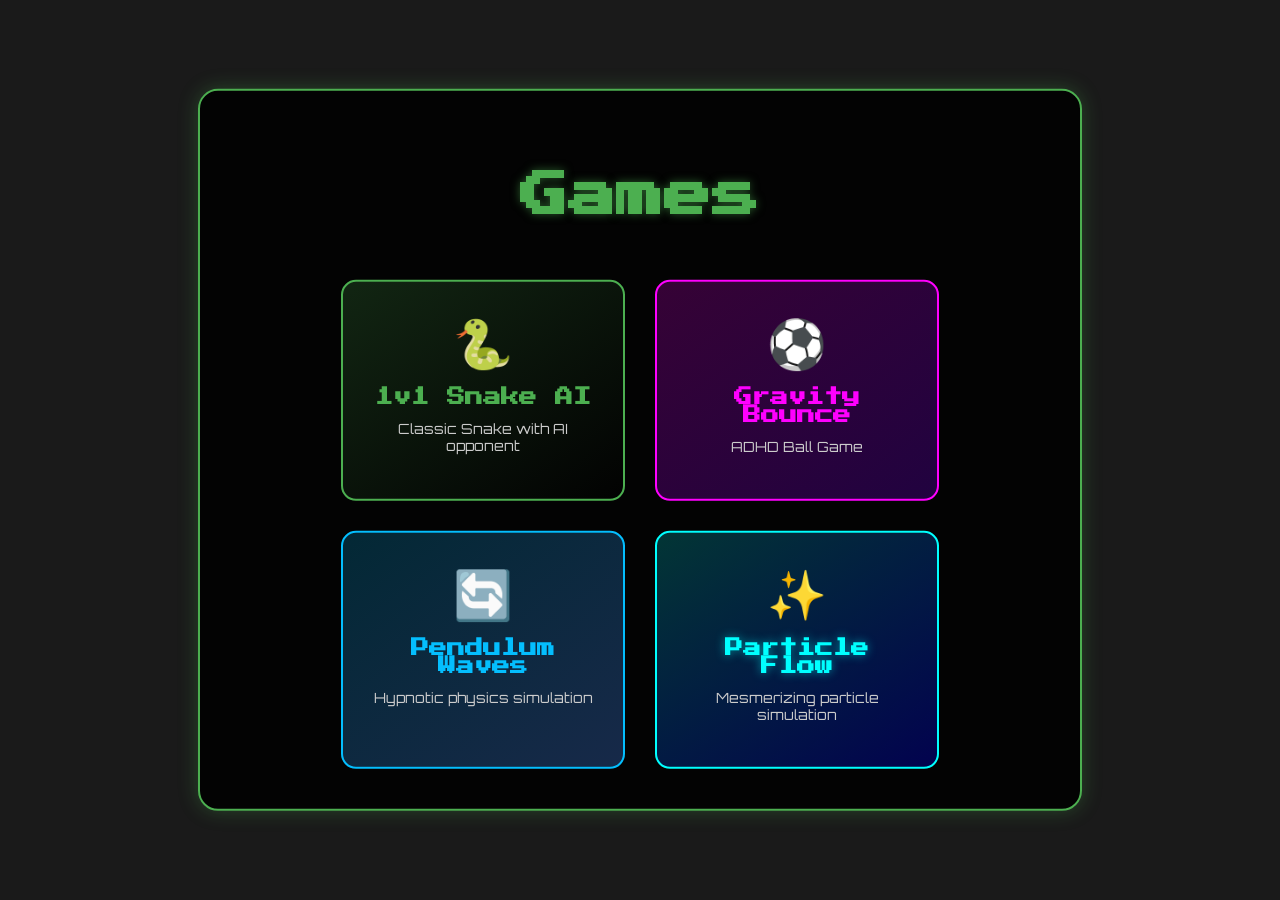
<file: index.html>
<!DOCTYPE html>
<html>
<head>
    <title>Game Collection</title>
    <link rel="preconnect" href="https://fonts.googleapis.com">
    <link rel="preconnect" href="https://fonts.gstatic.com" crossorigin>
    <link href="https://fonts.googleapis.com/css2?family=Orbitron:wght@400;500;700&family=Press+Start+2P&display=swap" rel="stylesheet">
    <link rel="stylesheet" href="styles.css">
</head>
<body>
    <div id="gameSelectionScreen" class="screen">
        <h1 class="title">Games</h1>
        <div class="game-cards">
            <div class="game-card" onclick="location.href='games/snake/index.html'">
                <div class="game-icon">🐍</div>
                <h2>1v1 Snake AI</h2>
                <p>Classic Snake with AI opponent</p>
            </div>
            <div class="game-card bounce-card" onclick="location.href='games/bounce/index.html'">
                <div class="game-icon">⚽</div>
                <h2>Gravity Bounce</h2>
                <p>ADHD Ball Game</p>
            </div>
            <div class="game-card pendulum-card" onclick="location.href='games/pendulum/index.html'">
                <div class="game-icon">🔄</div>
                <h2>Pendulum Waves</h2>
                <p>Hypnotic physics simulation</p>
            </div>
            <div class="game-card particle-card" onclick="location.href='games/particle-flow/index.html'">
                <div class="game-icon">✨</div>
                <h2>Particle Flow</h2>
                <p>Mesmerizing particle simulation</p>
            </div>
        </div>
    </div>
    
    <script>
        // Redirect to game selection screen
        window.onload = function() {
            document.getElementById('gameSelectionScreen').style.display = 'flex';
        }
    </script>
</body>
</html>
</file>
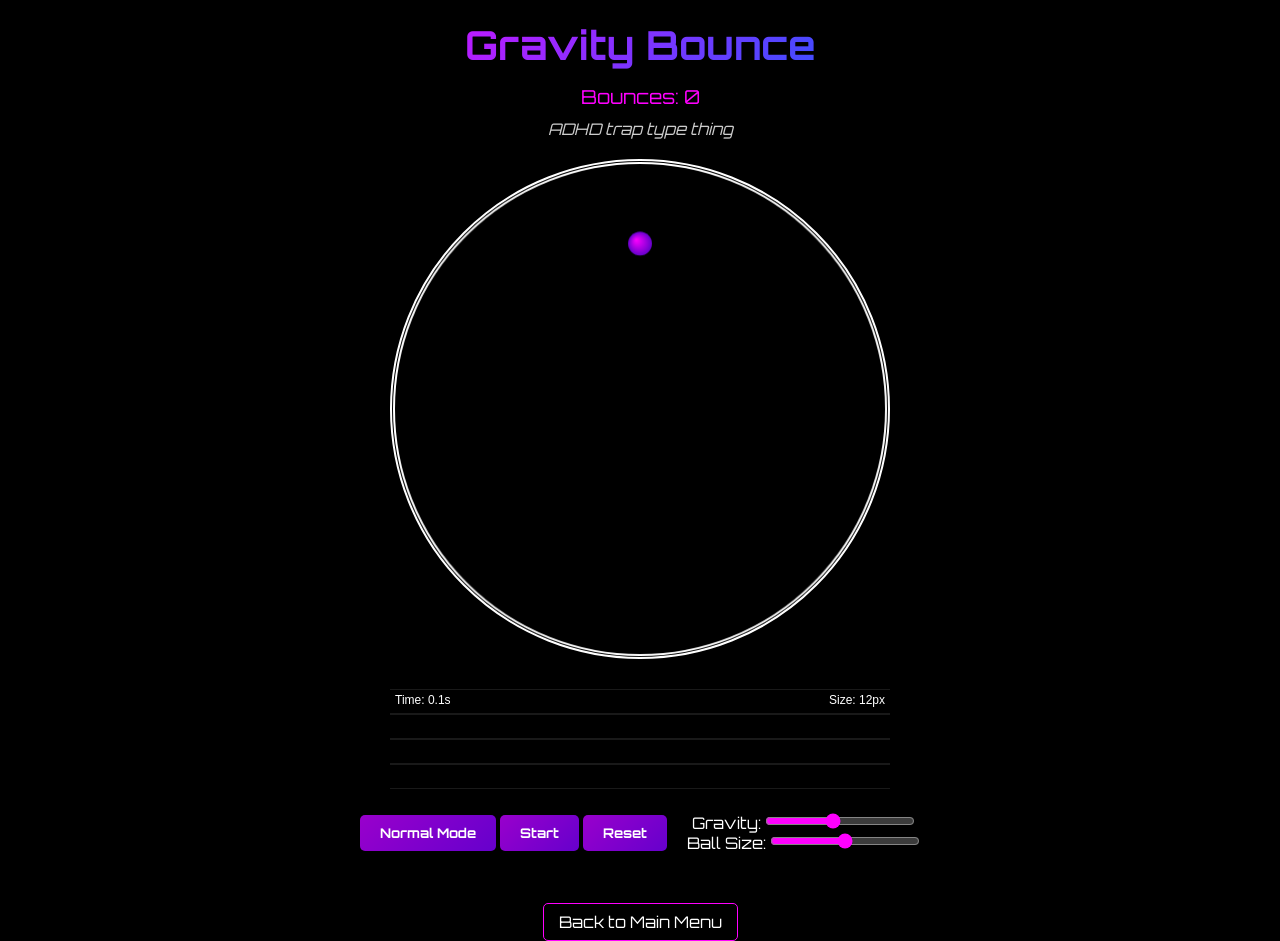
<file: games/bounce/index.html>
<!DOCTYPE html>
<html lang="en">
<head>
    <meta charset="UTF-8">
    <meta name="viewport" content="width=device-width, initial-scale=1.0">
    <title>Bounce Game</title>
    <link href="https://fonts.googleapis.com/css2?family=Orbitron:wght@400;500;700&display=swap" rel="stylesheet">
    <link rel="stylesheet" href="styles.css">
</head>
<body>
    <div class="game-container">
        <div class="game-header">
            <h1>Gravity Bounce</h1>
            <div class="score">Bounces: <span id="bounceCount">0</span></div>
            <div class="instructions">ADHD trap type thing</div>
        </div>
        
        <div class="circle-container">
            <canvas id="bounceCanvas"></canvas>
        </div>
        
        <div class="graph-container">
            <canvas id="ballGraph" width="500" height="100"></canvas>
        </div>

        <div class="controls">
          <div class="button-group">
            <button id="modeToggle">Normal Mode</button>
            <button id="startButton">Start</button>
            <button id="resetButton">Reset</button>
          </div>
          <div class="slider-group">
            <div class="control-group">
              <label for="gravitySlider">Gravity:</label>
              <input type="range" id="gravitySlider" min="0.1" max="1" step="0.1" value="0.5">
            </div>
            <div class="control-group">
              <label for="ballSizeSlider">Ball Size:</label>
              <input type="range" id="ballSizeSlider" min="4" max="20" step="1" value="12">
            </div>
          </div>
        </div>
    </div>
    
    <a href="../../index.html" class="back-link">Back to Main Menu</a>
    
    <script src="bounce.js"></script>
</body>
</html>
</file>
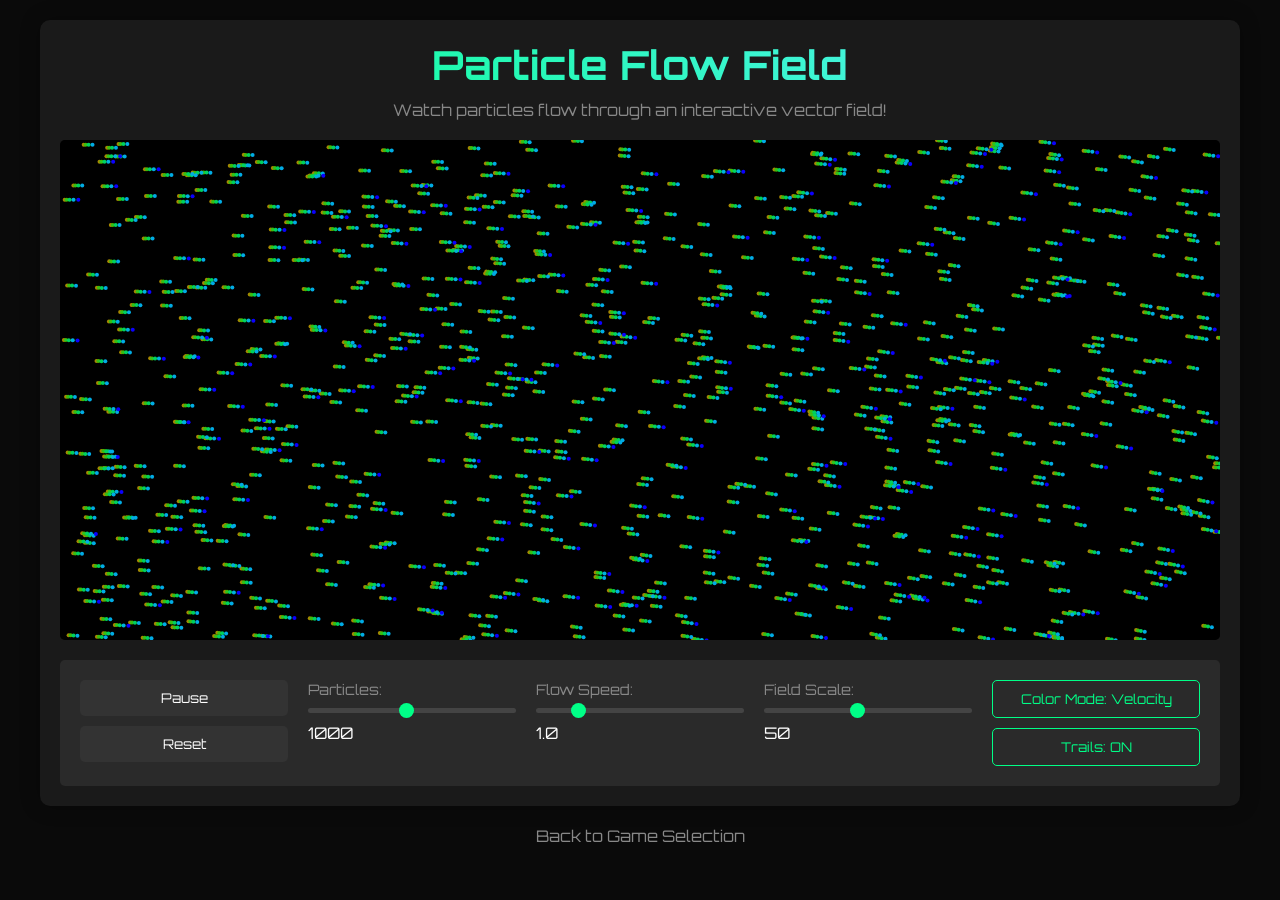
<file: games/particle-flow/index.html>
<!DOCTYPE html>
<html lang="en">
<head>
    <meta charset="UTF-8">
    <meta name="viewport" content="width=device-width, initial-scale=1.0">
    <title>Particle Flow Field</title>
    <link href="https://fonts.googleapis.com/css2?family=Orbitron:wght@400;500;700&display=swap" rel="stylesheet">
    <link rel="stylesheet" href="styles.css">
</head>
<body>
    <div class="game-container">
        <div class="game-header">
            <h1>Particle Flow Field</h1>
            <div class="instructions">Watch particles flow through an interactive vector field!</div>
        </div>
        
        <div class="canvas-container">
            <canvas id="particleCanvas"></canvas>
        </div>
        
        <div class="controls">
            <div class="control-group">
                <button id="startButton">Start</button>
                <button id="resetButton">Reset</button>
            </div>
            
            <div class="control-group">
                <label for="particleCount">Particles:</label>
                <input type="range" id="particleCount" min="100" max="2000" step="100" value="1000">
                <span id="particleCountValue">1000</span>
            </div>
             
            <div class="control-group">
                <label for="flowSpeed">Flow Speed:</label>
                <input type="range" id="flowSpeed" min="0.1" max="5" step="0.1" value="1">
                <span id="flowSpeedValue">1.0</span>
            </div>
            
            <div class="control-group">
                <label for="fieldScale">Field Scale:</label>
                <input type="range" id="fieldScale" min="10" max="100" step="1" value="50">
                <span id="fieldScaleValue">50</span>
            </div>
            
            <div class="control-group">
                <button id="colorToggle" class="toggle-btn">Color Mode: Velocity</button>
                <button id="trailToggle" class="toggle-btn">Trails: ON</button>
            </div>
        </div>
    </div>
    
    <a href="../../index.html" class="back-link">Back to Game Selection</a>
    
    <script src="particle-flow.js"></script>
</body>
</html>
</file>
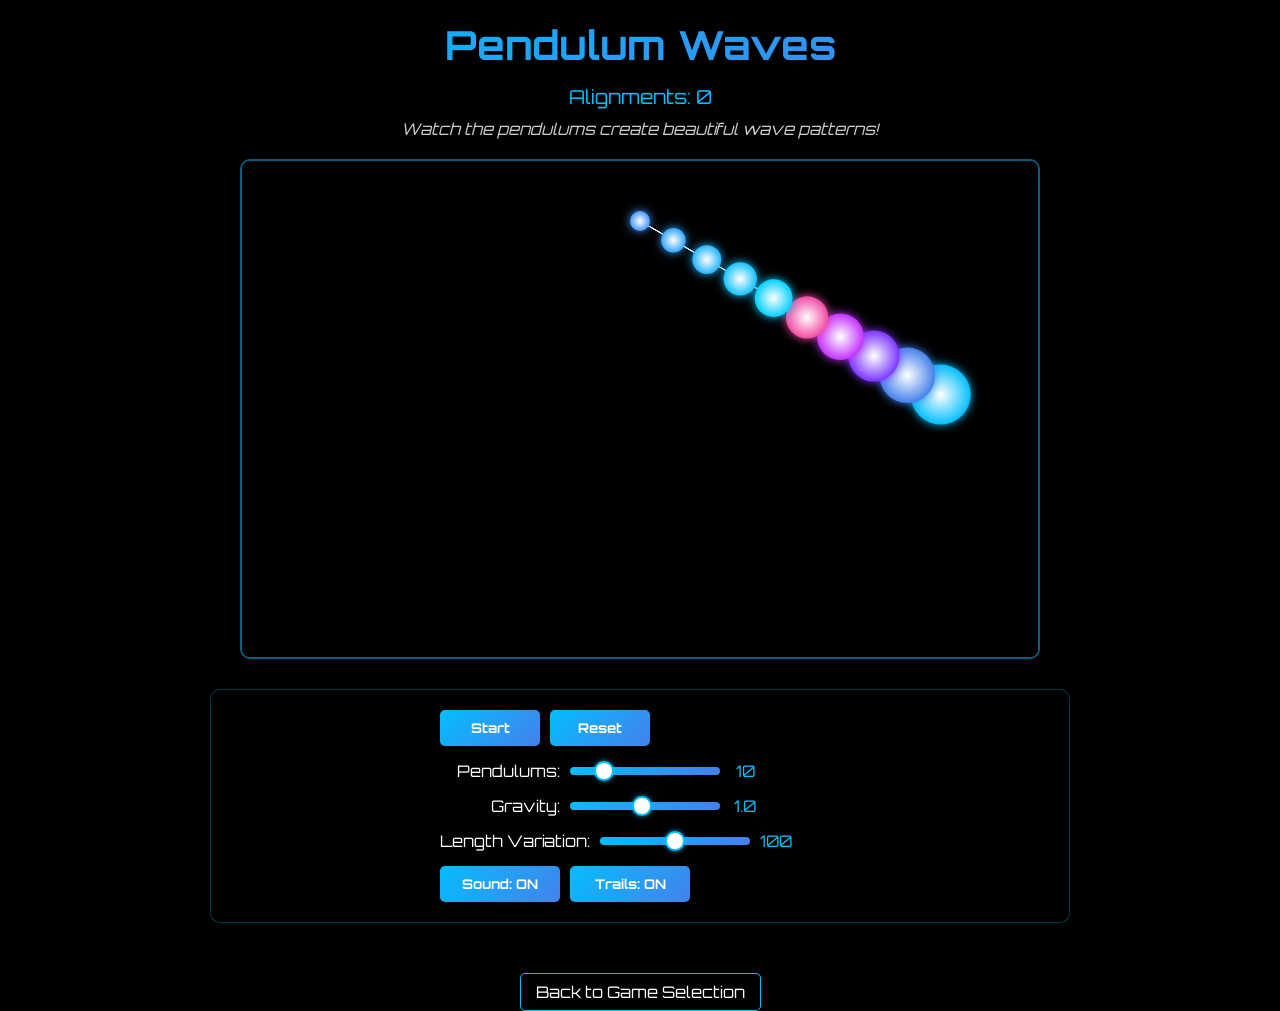
<file: games/pendulum/index.html>
<!DOCTYPE html>
<html lang="en">
<head>
    <meta charset="UTF-8">
    <meta name="viewport" content="width=device-width, initial-scale=1.0">
    <title>Pendulum Waves</title>
    <link href="https://fonts.googleapis.com/css2?family=Orbitron:wght@400;500;700&display=swap" rel="stylesheet">
    <link rel="stylesheet" href="styles.css">
</head>
<body>
    <div class="game-container">
        <div class="game-header">
            <h1>Pendulum Waves</h1>
            <div class="score">Alignments: <span id="alignmentCount">0</span></div>
            <div class="instructions">Watch the pendulums create beautiful wave patterns!</div>
        </div>
        
        <div class="canvas-container">
            <canvas id="pendulumCanvas"></canvas>
        </div>
        
        <div class="controls">
            <div class="control-group">
                <button id="startButton">Start</button>
                <button id="resetButton">Reset</button>
            </div>
            
            <div class="control-group">
                <label for="pendulumCount">Pendulums:</label>
                <input type="range" id="pendulumCount" min="1" max="50" step="1" value="10">
                <span id="pendulumCountValue">10</span>
            </div>
             
            <div class="control-group">
                <label for="gravitySlider">Gravity:</label>
                <input type="range" id="gravitySlider" min="0.1" max="2" step="0.1" value="1">
                <span id="gravityValue">1.0</span>
            </div>
            
            <div class="control-group">
                <label for="lengthVariation">Length Variation:</label>
                <input type="range" id="lengthVariation" min="0" max="200" step="1" value="100">
                <span id="lengthValue">100</span>
            </div>
            
            <div class="control-group">
                <button id="soundToggle" class="toggle-btn">Sound: ON</button>
                <button id="trailToggle" class="toggle-btn">Trails: ON</button>
            </div>
        </div>
    </div>
    
    <a href="../../index.html" class="back-link">Back to Game Selection</a>
    
    <script src="pendulum.js"></script>
</body>
</html>
</file>
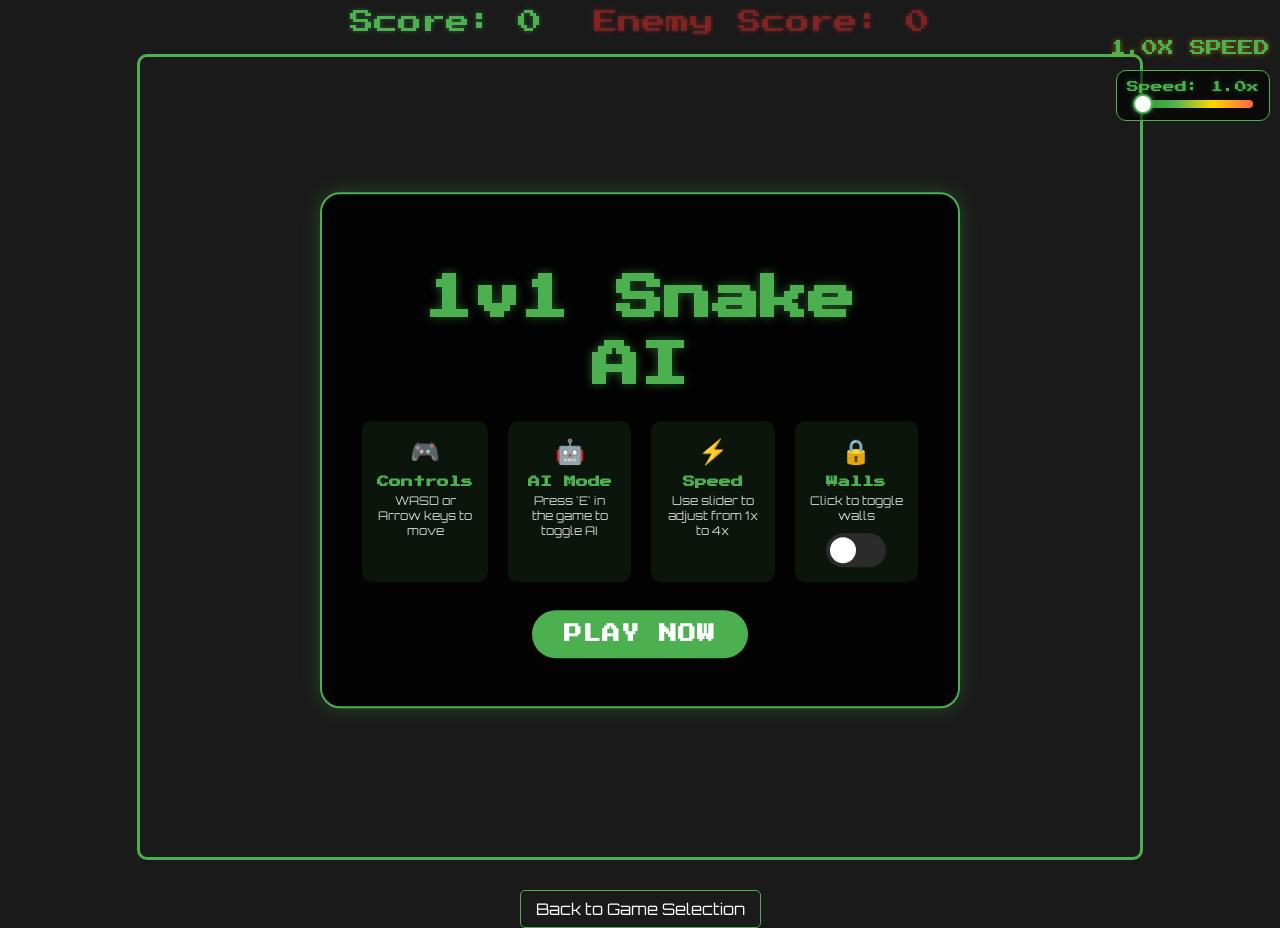
<file: games/snake/index.html>
<!DOCTYPE html>
<html>
<head>
    <title>Snake Game</title>
    <link rel="preconnect" href="https://fonts.googleapis.com">
    <link rel="preconnect" href="https://fonts.gstatic.com" crossorigin>
    <link href="https://fonts.googleapis.com/css2?family=Orbitron:wght@400;500;700&family=Press+Start+2P&display=swap" rel="stylesheet">
    <link rel="stylesheet" href="styles.css">
</head>
<body>
    <div class="score-container">
        <div class="score">Score: <span id="score">0</span></div>
        <div class="score2">Enemy Score: <span id="score2">0</span></div>
    </div>
    <canvas id="gameCanvas"></canvas>
    
    <div id="aiStatus">AI MODE OFF</div>
    <div id="speedStatus">1X SPEED</div>
    
    <div class="speed-control">
        <label for="speedSlider">Speed: <span id="speedValue">1x</span></label>
        <input type="range" id="speedSlider" min="1" max="4" step="0.1" value="1">
    </div>

    <div id="startScreen" class="screen">
        <h1 class="title">1v1 Snake AI</h1>
        <div class="features">
            <div class="feature">
                <div class="feature-icon">🎮</div>
                <div class="feature-title">Controls</div>
                <div class="feature-description">WASD or Arrow keys to move</div>
            </div>
            <div class="feature">
                <div class="feature-icon">🤖</div>
                <div class="feature-title">AI Mode</div>
                <div class="feature-description">Press 'E' in the game to toggle AI</div>
            </div>
            <div class="feature">
                <div class="feature-icon">⚡</div>
                <div class="feature-title">Speed</div>
                <div class="feature-description">Use slider to adjust from 1x to 4x</div>
            </div>
            <div class="feature">
                <div class="feature-icon">🔒</div>
                <div class="feature-title">Walls</div>
                <div class="feature-description">Click to toggle walls</div>
                <label class="switch">
                    <input type="checkbox" id="wallsToggle">
                    <span class="slider"></span>
                </label>
            </div>
        </div>
        
        <button class="button" onclick="startGame()">Play Now</button>
    </div>

    <div id="gameOverScreen" class="screen">
        <h2>Game Over!</h2>
        <p id="resultMessage"></p>
        <p>Final Score: <span id="finalScore">0</span></p>
        <p>Enemy Score: <span id="finalEnemyScore">0</span></p>
        <button class="button" onclick="startGame()">Play Again</button>
    </div>

    <a href="../../index.html" class="back-link">Back to Game Selection</a>

    <script src="game.js"></script>
</body>
</html>
</file>
<file: styles.css>
body {
  background-color: #1a1a1a;
  color: white;
  font-family: 'Orbitron', sans-serif;
  margin: 0;
  padding: 0;
  width: 100vw;
  height: 100vh;
  display: flex;
  flex-direction: column;
  align-items: center;
  overflow: hidden;
}

canvas {
  border: 3px solid #4CAF50;
  border-radius: 10px;
  margin: 10px;
}

.score {
  font-size: 24px;
  color: #4CAF50;
  margin: 10px;
  font-family: 'Press Start 2P', cursive;
  text-shadow: 0 0 5px rgba(76, 175, 80, 0.5);
}

.score2 {
  font-size: 24px;
  color: rgba(255, 51, 51, 0.3);
  margin: 10px;
  font-family: 'Press Start 2P', cursive;
  text-shadow: 0 0 5px rgba(255, 51, 51, 0.3);
}

.screen {
  position: absolute;
  top: 50%;
  left: 50%;
  transform: translate(-50%, -50%);
  background-color: rgba(0, 0, 0, 0.9);
  padding: 40px;
  border-radius: 20px;
  text-align: center;
  display: none;
  box-shadow: 0 0 20px rgba(76, 175, 80, 0.3);
  border: 2px solid #4CAF50;
  min-width: 300px;
  max-width: 800px;
  width: 90%;
}

.button {
  background-color: #4CAF50;
  border: none;
  color: white;
  padding: 15px 32px;
  text-align: center;
  text-decoration: none;
  display: inline-block;
  font-size: 18px;
  margin: 8px 4px;
  cursor: pointer;
  border-radius: 25px;
  transition: all 0.3s;
  min-width: 200px;
  font-weight: bold;
  text-transform: uppercase;
  letter-spacing: 1px;
  font-family: 'Press Start 2P', cursive;
}

.button:hover {
  background-color: #45a049;
  transform: scale(1.05);
  box-shadow: 0 0 15px rgba(76, 175, 80, 0.5);
}

.button:active {
  transform: scale(0.95);
}

.title {
  font-size: 48px;
  margin-bottom: 20px;
  color: #4CAF50;
  text-shadow: 0 0 10px rgba(76, 175, 80, 0.5);
  font-family: 'Press Start 2P', cursive;
  line-height: 1.4;
}

.controls {
  background-color: rgba(76, 175, 80, 0.1);
  padding: 20px;
  border-radius: 10px;
  margin: 20px 0;
}

.controls p {
  margin: 8px 0;
  font-size: 14px;
  font-family: 'Orbitron', sans-serif;
}

.key {
  background-color: rgba(76, 175, 80, 0.2);
  padding: 4px 8px;
  border-radius: 4px;
  font-family: 'Press Start 2P', cursive;
  margin: 0 2px;
  font-size: 12px;
}

.features {
  display: flex;
  justify-content: center;
  gap: 20px;
  margin: 20px 0;
}

.feature {
  background-color: rgba(76, 175, 80, 0.1);
  padding: 15px;
  border-radius: 10px;
  flex: 1;
  max-width: 150px;
}

.feature-icon {
  font-size: 24px;
  margin-bottom: 10px;
}

.feature-title {
  font-weight: bold;
  color: #4CAF50;
  margin-bottom: 5px;
  font-family: 'Press Start 2P', cursive;
  font-size: 12px;
}

.feature-description {
  font-size: 12px;
  color: #ccc;
  font-family: 'Orbitron', sans-serif;
}

#aiStatus {
  position: absolute;
  top: 10px;
  right: 10px;
  color: #39FF14;
  font-size: 16px;
  font-family: 'Press Start 2P', cursive;
  transition: opacity 0.5s;
  opacity: 0;
  text-shadow: 0 0 5px rgba(57, 255, 20, 0.5);
}

#speedStatus {
  position: absolute;
  top: 40px;
  right: 10px;
  color: #FFD700;
  font-size: 16px;
  font-family: 'Press Start 2P', cursive;
  transition: opacity 0.5s;
  opacity: 0;
  text-shadow: 0 0 5px rgba(255, 215, 0, 0.5);
}

#gameOverScreen h2 {
  font-family: 'Press Start 2P', cursive;
  color: #FF3333;
  text-shadow: 0 0 10px rgba(255, 51, 51, 0.5);
  margin-bottom: 20px;
}

#gameOverScreen p {
  font-family: 'Orbitron', sans-serif;
  font-size: 18px;
  margin-bottom: 20px;
}

#resultMessage {
  font-family: 'Press Start 2P', cursive;
  font-size: 24px;
  margin: 20px 0;
  text-shadow: 0 0 10px rgba(255, 255, 255, 0.5);
  animation: pulse 2s infinite;
}

@keyframes pulse {
  0% {
    transform: scale(1);
  }

  50% {
    transform: scale(1.05);
  }

  100% {
    transform: scale(1);
  }
}

#gameSelectionScreen {
  display: flex;
  flex-direction: column;
  align-items: center;
}

.game-cards {
  display: flex;
  justify-content: center;
  flex-wrap: wrap;
  gap: 30px;
  margin-top: 30px;
}

.game-card {
  background: linear-gradient(145deg, rgba(76, 175, 80, 0.2), rgba(0, 0, 0, 0.3));
  border: 2px solid #4CAF50;
  border-radius: 15px;
  padding: 30px;
  width: 220px;
  text-align: center;
  transition: all 0.3s ease;
  cursor: pointer;
}

.game-card:hover {
  transform: translateY(-10px);
  box-shadow: 0 10px 20px rgba(76, 175, 80, 0.3);
  background: linear-gradient(145deg, rgba(76, 175, 80, 0.3), rgba(0, 0, 0, 0.4));
}

/* Purple style for Bounce game card */
.game-card.bounce-card {
  background: linear-gradient(145deg, rgba(255, 0, 255, 0.2), rgba(102, 0, 204, 0.3));
  border: 2px solid #ff00ff;
}

.game-card.bounce-card:hover {
  transform: translateY(-10px);
  box-shadow: 0 10px 20px rgba(255, 0, 255, 0.3);
  background: linear-gradient(145deg, rgba(255, 0, 255, 0.3), rgba(102, 0, 204, 0.4));
}

.game-card.bounce-card h2 {
  color: #ff00ff;
}

/* Blue style for Pendulum Waves game card */
.game-card.pendulum-card {
  background: linear-gradient(145deg, rgba(4, 190, 254, 0.2), rgba(68, 129, 235, 0.3));
  border: 2px solid #04befe;
}

.game-card.pendulum-card:hover {
  transform: translateY(-10px);
  box-shadow: 0 10px 20px rgba(4, 190, 254, 0.3);
  background: linear-gradient(145deg, rgba(4, 190, 254, 0.3), rgba(68, 129, 235, 0.4));
}

.game-card.pendulum-card h2 {
  color: #04befe;
}

/* Blue style for Particle Flow game card */
.game-card.particle-card {
  background: linear-gradient(145deg, rgba(0, 255, 255, 0.2), rgba(0, 0, 255, 0.3));
  border: 2px solid #00ffff;
}

.game-card.particle-card:hover {
  transform: translateY(-10px);
  box-shadow: 0 10px 20px rgba(0, 255, 255, 0.3);
  background: linear-gradient(145deg, rgba(0, 255, 255, 0.3), rgba(0, 0, 255, 0.4));
}

.game-card.particle-card h2 {
  color: #00ffff;
  text-shadow: 0 0 10px rgba(0, 255, 255, 0.5);
}

.game-icon {
  font-size: 48px;
  margin-bottom: 15px;
}

.game-card h2 {
  font-family: 'Press Start 2P', cursive;
  font-size: 18px;
  color: #4CAF50;
  margin-bottom: 10px;
}

.game-card p {
  font-family: 'Orbitron', sans-serif;
  font-size: 14px;
  color: #ccc;
}
</file>
<file: games/bounce/styles.css>
* {
  margin: 0;
  padding: 0;
  box-sizing: border-box;
}

body {
  font-family: 'Orbitron', sans-serif;
  background-color: #000;
  color: #fff;
  display: flex;
  flex-direction: column;
  align-items: center;
  justify-content: center;
  min-height: 100vh;
  overflow: hidden;
}

.game-container {
  text-align: center;
  max-width: 800px;
  width: 100%;
  padding: 20px;
}

.game-header {
  margin-bottom: 20px;
}

h1 {
  font-size: 2.5rem;
  margin-bottom: 15px;
  background: linear-gradient(135deg, #ff00ff, #0066ff);
  -webkit-background-clip: text;
  -webkit-text-fill-color: transparent;
  background-clip: text;
}

.score {
  font-size: 1.2rem;
  color: #ff00ff;
  margin-bottom: 10px;
}

.instructions {
  font-size: 1rem;
  color: #ccc;
  margin-bottom: 15px;
  font-style: italic;
}

.circle-container {
  position: relative;
  width: 500px;
  height: 500px;
  margin: 0 auto 30px;
}

#bounceCanvas {
  width: 100%;
  height: 100%;
  border-radius: 50%;
  border: 2px solid #fff;
}

.controls {
  display: flex;
  justify-content: center;
  align-items: center;
  flex-wrap: wrap;
  gap: 20px;
  margin-top: 20px;
}

button {
  background: linear-gradient(135deg, #9900cc, #6600cc);
  border: none;
  color: white;
  padding: 10px 20px;
  border-radius: 5px;
  font-family: 'Orbitron', sans-serif;
  font-weight: bold;
  cursor: pointer;
  transition: all 0.3s ease;
}

button:hover {
  transform: scale(1.05);
  background: linear-gradient(135deg, #ff00ff, #9900cc);
}

.gravity-control {
  display: flex;
  align-items: center;
  gap: 10px;
}

input[type="range"] {
  width: 150px;
  accent-color: #ff00ff;
}

.back-link {
  margin-top: 30px;
  color: #fff;
  text-decoration: none;
  font-size: 1rem;
  border: 1px solid #ff00ff;
  padding: 8px 15px;
  border-radius: 5px;
  transition: all 0.3s ease;
}

.back-link:hover {
  background-color: #ff00ff;
  color: #000;
}
</file>
<file: games/particle-flow/styles.css>
* {
  margin: 0;
  padding: 0;
  box-sizing: border-box;
}

body {
  font-family: 'Orbitron', sans-serif;
  background-color: #0a0a0a;
  color: #ffffff;
  min-height: 100vh;
  display: flex;
  flex-direction: column;
  align-items: center;
  padding: 20px;
}

.game-container {
  max-width: 1200px;
  width: 100%;
  background-color: #1a1a1a;
  border-radius: 10px;
  padding: 20px;
  box-shadow: 0 0 20px rgba(0, 0, 0, 0.3);
}

.game-header {
  text-align: center;
  margin-bottom: 20px;
}

.game-header h1 {
  font-size: 2.5rem;
  margin-bottom: 10px;
  background: linear-gradient(45deg, #00ff87, #60efff);
  -webkit-background-clip: text;
  -webkit-text-fill-color: transparent;
}

.instructions {
  color: #888;
  margin-bottom: 20px;
}

.canvas-container {
  width: 100%;
  height: 500px;
  margin-bottom: 20px;
  background-color: #000;
  border-radius: 5px;
  overflow: hidden;
}

canvas {
  width: 100%;
  height: 100%;
}

.controls {
  display: grid;
  grid-template-columns: repeat(auto-fit, minmax(200px, 1fr));
  gap: 20px;
  padding: 20px;
  background-color: #2a2a2a;
  border-radius: 5px;
}

.control-group {
  display: flex;
  flex-direction: column;
  gap: 10px;
}

label {
  color: #888;
  font-size: 0.9rem;
}

input[type="range"] {
  width: 100%;
  height: 5px;
  background: #444;
  border-radius: 5px;
  outline: none;
  -webkit-appearance: none;
}

input[type="range"]::-webkit-slider-thumb {
  -webkit-appearance: none;
  width: 15px;
  height: 15px;
  background: #00ff87;
  border-radius: 50%;
  cursor: pointer;
}

button {
  padding: 10px 20px;
  background-color: #333;
  color: white;
  border: none;
  border-radius: 5px;
  cursor: pointer;
  font-family: 'Orbitron', sans-serif;
  transition: all 0.3s ease;
}

button:hover {
  background-color: #444;
  transform: translateY(-2px);
}

.toggle-btn {
  background-color: #2a2a2a;
  border: 1px solid #00ff87;
  color: #00ff87;
}

.toggle-btn:hover {
  background-color: #00ff87;
  color: #000;
}

.back-link {
  margin-top: 20px;
  color: #888;
  text-decoration: none;
  transition: color 0.3s ease;
}

.back-link:hover {
  color: #00ff87;
}

@media (max-width: 768px) {
  .game-container {
    padding: 10px;
  }

  .canvas-container {
    height: 300px;
  }

  .controls {
    grid-template-columns: 1fr;
  }
}
</file>
<file: games/pendulum/styles.css>
* {
  margin: 0;
  padding: 0;
  box-sizing: border-box;
}

body {
  font-family: 'Orbitron', sans-serif;
  background-color: #000;
  color: #fff;
  display: flex;
  flex-direction: column;
  align-items: center;
  justify-content: center;
  min-height: 100vh;
  overflow: hidden;
}

.game-container {
  text-align: center;
  max-width: 900px;
  width: 100%;
  padding: 20px;
}

.game-header {
  margin-bottom: 20px;
}

h1 {
  font-size: 2.5rem;
  margin-bottom: 15px;
  background: linear-gradient(135deg, #04befe, #4481eb);
  -webkit-background-clip: text;
  -webkit-text-fill-color: transparent;
  background-clip: text;
}

.score {
  font-size: 1.2rem;
  color: #04befe;
  margin-bottom: 10px;
}

.instructions {
  font-size: 1rem;
  color: #ccc;
  margin-bottom: 15px;
  font-style: italic;
}

.canvas-container {
  position: relative;
  width: 800px;
  height: 500px;
  margin: 0 auto 30px;
  border: 2px solid rgba(4, 190, 254, 0.5);
  border-radius: 10px;
  overflow: hidden;
}

#pendulumCanvas {
  width: 100%;
  height: 100%;
  background-color: #000;
}

.controls {
  display: flex;
  flex-direction: column;
  justify-content: center;
  align-items: center;
  gap: 15px;
  margin-top: 20px;
  background-color: rgba(0, 0, 0, 0.5);
  padding: 20px;
  border-radius: 10px;
  border: 1px solid rgba(4, 190, 254, 0.3);
}

.control-group {
  display: flex;
  align-items: center;
  gap: 10px;
  width: 100%;
  max-width: 400px;
}

button {
  background: linear-gradient(135deg, #04befe, #4481eb);
  border: none;
  color: white;
  padding: 10px 20px;
  border-radius: 5px;
  font-family: 'Orbitron', sans-serif;
  font-weight: bold;
  cursor: pointer;
  transition: all 0.3s ease;
  min-width: 100px;
}

button:hover {
  transform: scale(1.05);
  box-shadow: 0 0 15px rgba(4, 190, 254, 0.5);
}

button:active {
  transform: scale(0.98);
}

.toggle-btn {
  background: linear-gradient(135deg, #04befe, #4481eb);
  min-width: 120px;
}

.toggle-btn.off {
  background: linear-gradient(135deg, #666, #444);
}

label {
  color: #fff;
  min-width: 120px;
  text-align: right;
}

input[type="range"] {
  width: 150px;
  height: 8px;
  -webkit-appearance: none;
  background: linear-gradient(to right, #04befe, #4481eb);
  border-radius: 5px;
  outline: none;
}

input[type="range"]::-webkit-slider-thumb {
  -webkit-appearance: none;
  width: 20px;
  height: 20px;
  background: #fff;
  border-radius: 50%;
  cursor: pointer;
  border: 2px solid #04befe;
  box-shadow: 0 0 5px rgba(4, 190, 254, 0.8);
}

input[type="range"]::-moz-range-thumb {
  width: 20px;
  height: 20px;
  background: #fff;
  border-radius: 50%;
  cursor: pointer;
  border: 2px solid #04befe;
  box-shadow: 0 0 5px rgba(4, 190, 254, 0.8);
}

span {
  color: #04befe;
  min-width: 30px;
  text-align: center;
}

.back-link {
  margin-top: 30px;
  color: #fff;
  text-decoration: none;
  font-size: 1rem;
  border: 1px solid #04befe;
  padding: 8px 15px;
  border-radius: 5px;
  transition: all 0.3s ease;
}

.back-link:hover {
  background-color: #04befe;
  color: #000;
}
</file>
<file: games/snake/styles.css>
body {
  background-color: #1a1a1a;
  color: white;
  font-family: 'Orbitron', sans-serif;
  margin: 0;
  padding: 0;
  width: 100vw;
  height: 100vh;
  display: flex;
  flex-direction: column;
  align-items: center;
  overflow: hidden;
}

canvas {
  border: 3px solid #4CAF50;
  border-radius: 10px;
  margin: 10px;
}

.score-container {
  display: flex;
  justify-content: space-between;
  width: 80%;
  max-width: 600px;
}

.score {
  font-size: 24px;
  color: #4CAF50;
  margin: 10px;
  font-family: 'Press Start 2P', cursive;
  text-shadow: 0 0 5px rgba(76, 175, 80, 0.5);
}

.score2 {
  font-size: 24px;
  color: rgba(255, 51, 51, 0.3);
  margin: 10px;
  font-family: 'Press Start 2P', cursive;
  text-shadow: 0 0 5px rgba(255, 51, 51, 0.3);
}

.screen {
  position: absolute;
  top: 50%;
  left: 50%;
  transform: translate(-50%, -50%);
  background-color: rgba(0, 0, 0, 0.9);
  padding: 40px;
  border-radius: 20px;
  text-align: center;
  display: none;
  box-shadow: 0 0 20px rgba(76, 175, 80, 0.3);
  border: 2px solid #4CAF50;
  min-width: 300px;
}

.button {
  background-color: #4CAF50;
  border: none;
  color: white;
  padding: 15px 32px;
  text-align: center;
  text-decoration: none;
  display: inline-block;
  font-size: 18px;
  margin: 8px 4px;
  cursor: pointer;
  border-radius: 25px;
  transition: all 0.3s;
  min-width: 200px;
  font-weight: bold;
  text-transform: uppercase;
  letter-spacing: 1px;
  font-family: 'Press Start 2P', cursive;
}

.button:hover {
  background-color: #45a049;
  transform: scale(1.05);
  box-shadow: 0 0 15px rgba(76, 175, 80, 0.5);
}

.button:active {
  transform: scale(0.95);
}

.title {
  font-size: 48px;
  margin-bottom: 20px;
  color: #4CAF50;
  text-shadow: 0 0 10px rgba(76, 175, 80, 0.5);
  font-family: 'Press Start 2P', cursive;
  line-height: 1.4;
}

.controls {
  background-color: rgba(76, 175, 80, 0.1);
  padding: 20px;
  border-radius: 10px;
  margin: 20px 0;
}

.controls p {
  margin: 8px 0;
  font-size: 14px;
  font-family: 'Orbitron', sans-serif;
}

.key {
  background-color: rgba(76, 175, 80, 0.2);
  padding: 4px 8px;
  border-radius: 4px;
  font-family: 'Press Start 2P', cursive;
  margin: 0 2px;
  font-size: 12px;
}

.features {
  display: flex;
  justify-content: center;
  flex-wrap: wrap;
  gap: 20px;
  margin: 20px 0;
}

.feature {
  background-color: rgba(76, 175, 80, 0.1);
  padding: 15px;
  border-radius: 10px;
  flex: 1;
  max-width: 150px;
}

.feature-icon {
  font-size: 24px;
  margin-bottom: 10px;
}

.feature-title {
  font-weight: bold;
  color: #4CAF50;
  margin-bottom: 5px;
  font-family: 'Press Start 2P', cursive;
  font-size: 12px;
}

.feature-description {
  font-size: 12px;
  color: #ccc;
  font-family: 'Orbitron', sans-serif;
}

#aiStatus {
  position: absolute;
  top: 10px;
  right: 10px;
  color: #39FF14;
  font-size: 16px;
  font-family: 'Press Start 2P', cursive;
  transition: opacity 0.5s;
  opacity: 0;
  text-shadow: 0 0 5px rgba(57, 255, 20, 0.5);
}

#speedStatus {
  position: absolute;
  top: 40px;
  right: 10px;
  color: #FFD700;
  font-size: 16px;
  font-family: 'Press Start 2P', cursive;
  transition: opacity 0.5s;
  opacity: 1;
  text-shadow: 0 0 5px rgba(255, 215, 0, 0.5);
}

#gameOverScreen h2 {
  font-family: 'Press Start 2P', cursive;
  color: #FF3333;
  text-shadow: 0 0 10px rgba(255, 51, 51, 0.5);
  margin-bottom: 20px;
}

#gameOverScreen p {
  font-family: 'Orbitron', sans-serif;
  font-size: 18px;
  margin-bottom: 20px;
}

#resultMessage {
  font-family: 'Press Start 2P', cursive;
  font-size: 24px;
  margin: 20px 0;
  text-shadow: 0 0 10px rgba(255, 255, 255, 0.5);
  animation: pulse 2s infinite;
}

@keyframes pulse {
  0% {
    transform: scale(1);
  }

  50% {
    transform: scale(1.05);
  }

  100% {
    transform: scale(1);
  }
}

/* Switch styles */
.switch {
  position: relative;
  display: inline-block;
  width: 60px;
  height: 34px;
  margin-top: 10px;
}

.switch input {
  opacity: 0;
  width: 0;
  height: 0;
}

.slider {
  position: absolute;
  cursor: pointer;
  top: 0;
  left: 0;
  right: 0;
  bottom: 0;
  background-color: #2b2b2b;
  transition: .4s;
  border-radius: 34px;
}

.slider:before {
  position: absolute;
  content: "";
  height: 26px;
  width: 26px;
  left: 4px;
  bottom: 4px;
  background-color: white;
  transition: .4s;
  border-radius: 50%;
}

input:checked+.slider {
  background-color: #4CAF50;
}

input:checked+.slider:before {
  transform: translateX(26px);
}

.back-link {
  margin-top: 20px;
  color: #fff;
  text-decoration: none;
  font-size: 1rem;
  border: 1px solid #4CAF50;
  padding: 8px 15px;
  border-radius: 5px;
  transition: all 0.3s ease;
}

.back-link:hover {
  background-color: #4CAF50;
  color: #000;
}

/* Speed Slider */
.speed-control {
  position: absolute;
  top: 70px;
  right: 10px;
  display: flex;
  flex-direction: column;
  align-items: center;
  background-color: rgba(0, 0, 0, 0.6);
  padding: 10px;
  border-radius: 10px;
  border: 1px solid #4CAF50;
  z-index: 10;
}

.speed-control label {
  color: #4CAF50;
  font-family: 'Press Start 2P', cursive;
  font-size: 12px;
  margin-bottom: 5px;
  text-shadow: 0 0 5px rgba(76, 175, 80, 0.5);
}

.speed-control input[type="range"] {
  width: 120px;
  height: 8px;
  -webkit-appearance: none;
  background: linear-gradient(to right, #228B22, #4CAF50, #FFD700, #FF6347);
  border-radius: 5px;
  outline: none;
}

.speed-control input[type="range"]::-webkit-slider-thumb {
  -webkit-appearance: none;
  width: 20px;
  height: 20px;
  background: #fff;
  border-radius: 50%;
  cursor: pointer;
  border: 2px solid #4CAF50;
  box-shadow: 0 0 5px rgba(76, 175, 80, 0.8);
}

.speed-control input[type="range"]::-moz-range-thumb {
  width: 20px;
  height: 20px;
  background: #fff;
  border-radius: 50%;
  cursor: pointer;
  border: 2px solid #4CAF50;
  box-shadow: 0 0 5px rgba(76, 175, 80, 0.8);
}
</file>
